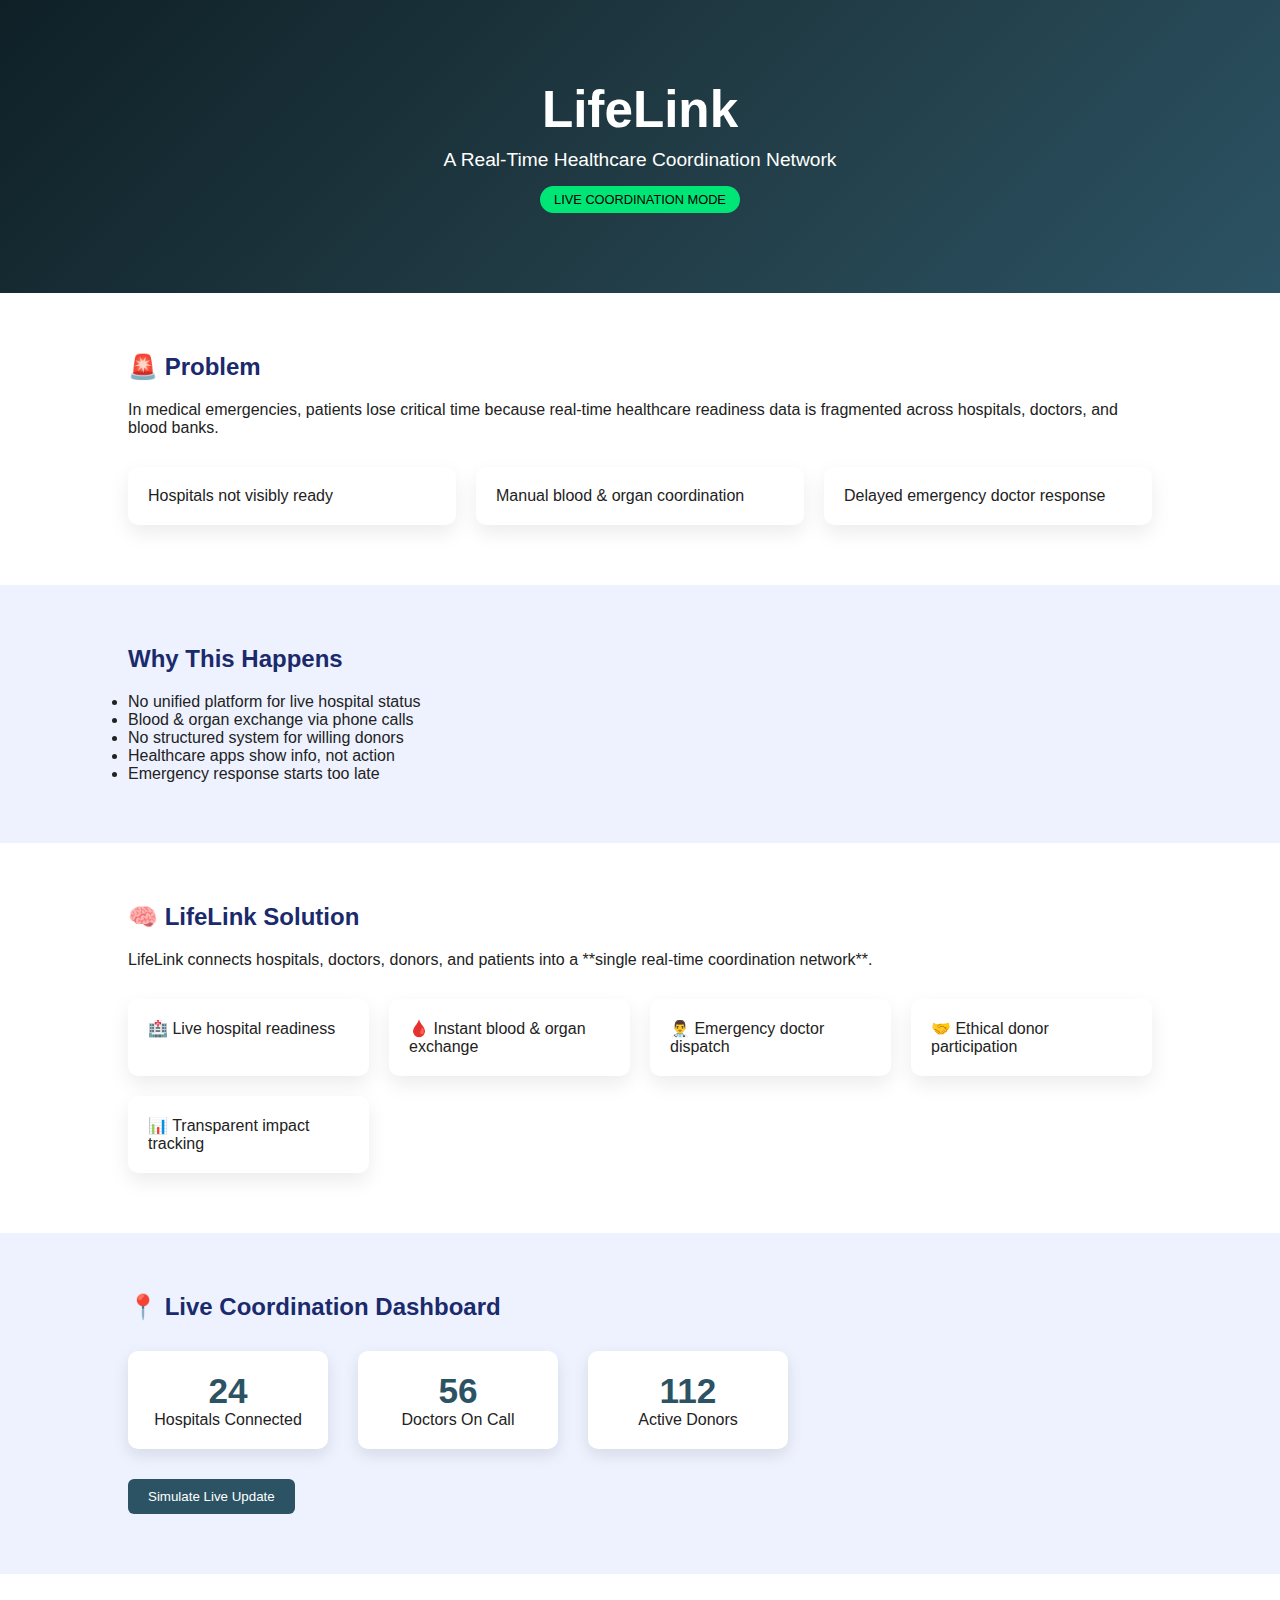
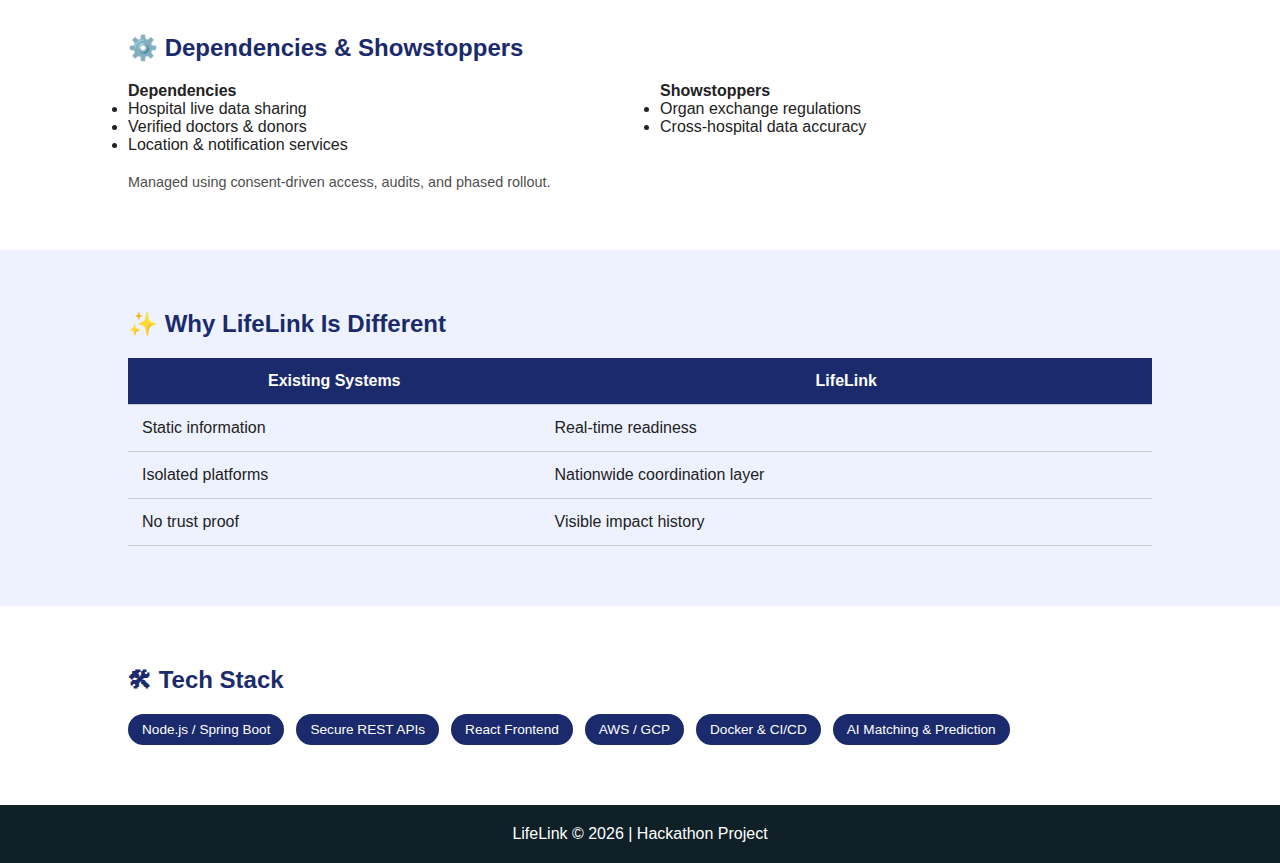
<file: lifelink/index.html>
<!DOCTYPE html>
<html lang="en">
<head>
  <meta charset="UTF-8">
  <title>LifeLink | Real-Time Healthcare Coordination</title>
  <meta name="viewport" content="width=device-width, initial-scale=1.0">
  <link rel="stylesheet" href="styles.css">
</head>
<body>

  <!-- HERO -->
  <header class="hero">
    <h1>LifeLink</h1>
    <p class="tagline">A Real-Time Healthcare Coordination Network</p>
    <span class="badge live">LIVE COORDINATION MODE</span>
  </header>

  <!-- PROBLEM -->
  <section>
    <h2>🚨 Problem</h2>
    <p>
      In medical emergencies, patients lose critical time because real-time healthcare
      readiness data is fragmented across hospitals, doctors, and blood banks.
    </p>

    <div class="cards">
      <div class="card">Hospitals not visibly ready</div>
      <div class="card">Manual blood & organ coordination</div>
      <div class="card">Delayed emergency doctor response</div>
    </div>
  </section>

  <!-- DETAILED PROBLEM -->
  <section class="alt">
    <h2>Why This Happens</h2>
    <ul>
      <li>No unified platform for live hospital status</li>
      <li>Blood & organ exchange via phone calls</li>
      <li>No structured system for willing donors</li>
      <li>Healthcare apps show info, not action</li>
      <li>Emergency response starts too late</li>
    </ul>
  </section>

  <!-- SOLUTION -->
  <section>
    <h2>🧠 LifeLink Solution</h2>
    <p>
      LifeLink connects hospitals, doctors, donors, and patients into
      a **single real-time coordination network**.
    </p>

    <div class="features">
      <div class="feature">🏥 Live hospital readiness</div>
      <div class="feature">🩸 Instant blood & organ exchange</div>
      <div class="feature">👨‍⚕️ Emergency doctor dispatch</div>
      <div class="feature">🤝 Ethical donor participation</div>
      <div class="feature">📊 Transparent impact tracking</div>
    </div>
  </section>

  <!-- LIVE DASHBOARD (MOCK) -->
  <section class="alt">
    <h2>📍 Live Coordination Dashboard</h2>

    <div class="dashboard">
      <div class="stat">
        <h3 id="hospitals">24</h3>
        <p>Hospitals Connected</p>
      </div>
      <div class="stat">
        <h3 id="doctors">56</h3>
        <p>Doctors On Call</p>
      </div>
      <div class="stat">
        <h3 id="donors">112</h3>
        <p>Active Donors</p>
      </div>
    </div>

    <button onclick="simulateUpdate()">Simulate Live Update</button>
  </section>

  <!-- DEPENDENCIES -->
  <section>
    <h2>⚙️ Dependencies & Showstoppers</h2>

    <div class="two-col">
      <div>
        <h4>Dependencies</h4>
        <ul>
          <li>Hospital live data sharing</li>
          <li>Verified doctors & donors</li>
          <li>Location & notification services</li>
        </ul>
      </div>

      <div>
        <h4>Showstoppers</h4>
        <ul>
          <li>Organ exchange regulations</li>
          <li>Cross-hospital data accuracy</li>
        </ul>
      </div>
    </div>

    <p class="small">
      Managed using consent-driven access, audits, and phased rollout.
    </p>
  </section>

  <!-- DIFFERENCE -->
  <section class="alt">
    <h2>✨ Why LifeLink Is Different</h2>

    <table>
      <tr>
        <th>Existing Systems</th>
        <th>LifeLink</th>
      </tr>
      <tr>
        <td>Static information</td>
        <td>Real-time readiness</td>
      </tr>
      <tr>
        <td>Isolated platforms</td>
        <td>Nationwide coordination layer</td>
      </tr>
      <tr>
        <td>No trust proof</td>
        <td>Visible impact history</td>
      </tr>
    </table>
  </section>

  <!-- TECH STACK -->
  <section>
    <h2>🛠 Tech Stack</h2>

    <div class="stack">
      <span>Node.js / Spring Boot</span>
      <span>Secure REST APIs</span>
      <span>React Frontend</span>
      <span>AWS / GCP</span>
      <span>Docker & CI/CD</span>
      <span>AI Matching & Prediction</span>
    </div>
  </section>

  <!-- FOOTER -->
  <footer>
    <p>LifeLink © 2026 | Hackathon Project</p>
  </footer>

  <script src="script.js"></script>
</body>
</html>
</file>
<file: lifelink/styles.css>
* {
  margin: 0;
  padding: 0;
  box-sizing: border-box;
  font-family: "Segoe UI", sans-serif;
}

body {
  background: #f4f6fb;
  color: #222;
}

section {
  padding: 60px 10%;
  background: white;
}

section.alt {
  background: #eef2ff;
}

.hero {
  text-align: center;
  padding: 80px 10%;
  background: linear-gradient(135deg, #0f2027, #203a43, #2c5364);
  color: white;
}

.hero h1 {
  font-size: 3.2rem;
}

.tagline {
  margin-top: 10px;
  font-size: 1.2rem;
}

.badge {
  display: inline-block;
  margin-top: 15px;
  padding: 6px 14px;
  border-radius: 20px;
  font-size: 0.8rem;
}

.live {
  background: #00e676;
  color: #000;
}

h2 {
  margin-bottom: 20px;
  color: #1a2a6c;
}

.cards, .features {
  display: grid;
  grid-template-columns: repeat(auto-fit, minmax(220px, 1fr));
  gap: 20px;
  margin-top: 30px;
}

.card, .feature {
  background: #ffffff;
  padding: 20px;
  border-radius: 10px;
  box-shadow: 0 8px 20px rgba(0,0,0,0.08);
}

.dashboard {
  display: flex;
  gap: 30px;
  margin: 30px 0;
  flex-wrap: wrap;
}

.stat {
  background: white;
  padding: 20px;
  border-radius: 10px;
  width: 200px;
  text-align: center;
  box-shadow: 0 6px 16px rgba(0,0,0,0.1);
}

.stat h3 {
  font-size: 2.2rem;
  color: #2c5364;
}

button {
  padding: 10px 20px;
  background: #2c5364;
  color: white;
  border: none;
  border-radius: 6px;
  cursor: pointer;
}

button:hover {
  background: #203a43;
}

.two-col {
  display: grid;
  grid-template-columns: 1fr 1fr;
  gap: 40px;
}

table {
  width: 100%;
  border-collapse: collapse;
}

th, td {
  padding: 14px;
  border-bottom: 1px solid #ccc;
}

th {
  background: #1a2a6c;
  color: white;
}

.stack {
  display: flex;
  flex-wrap: wrap;
  gap: 12px;
}

.stack span {
  background: #1a2a6c;
  color: white;
  padding: 8px 14px;
  border-radius: 20px;
  font-size: 0.85rem;
}

footer {
  text-align: center;
  padding: 20px;
  background: #0f2027;
  color: white;
}

.small {
  margin-top: 20px;
  font-size: 0.9rem;
  opacity: 0.8;
}
</file>
